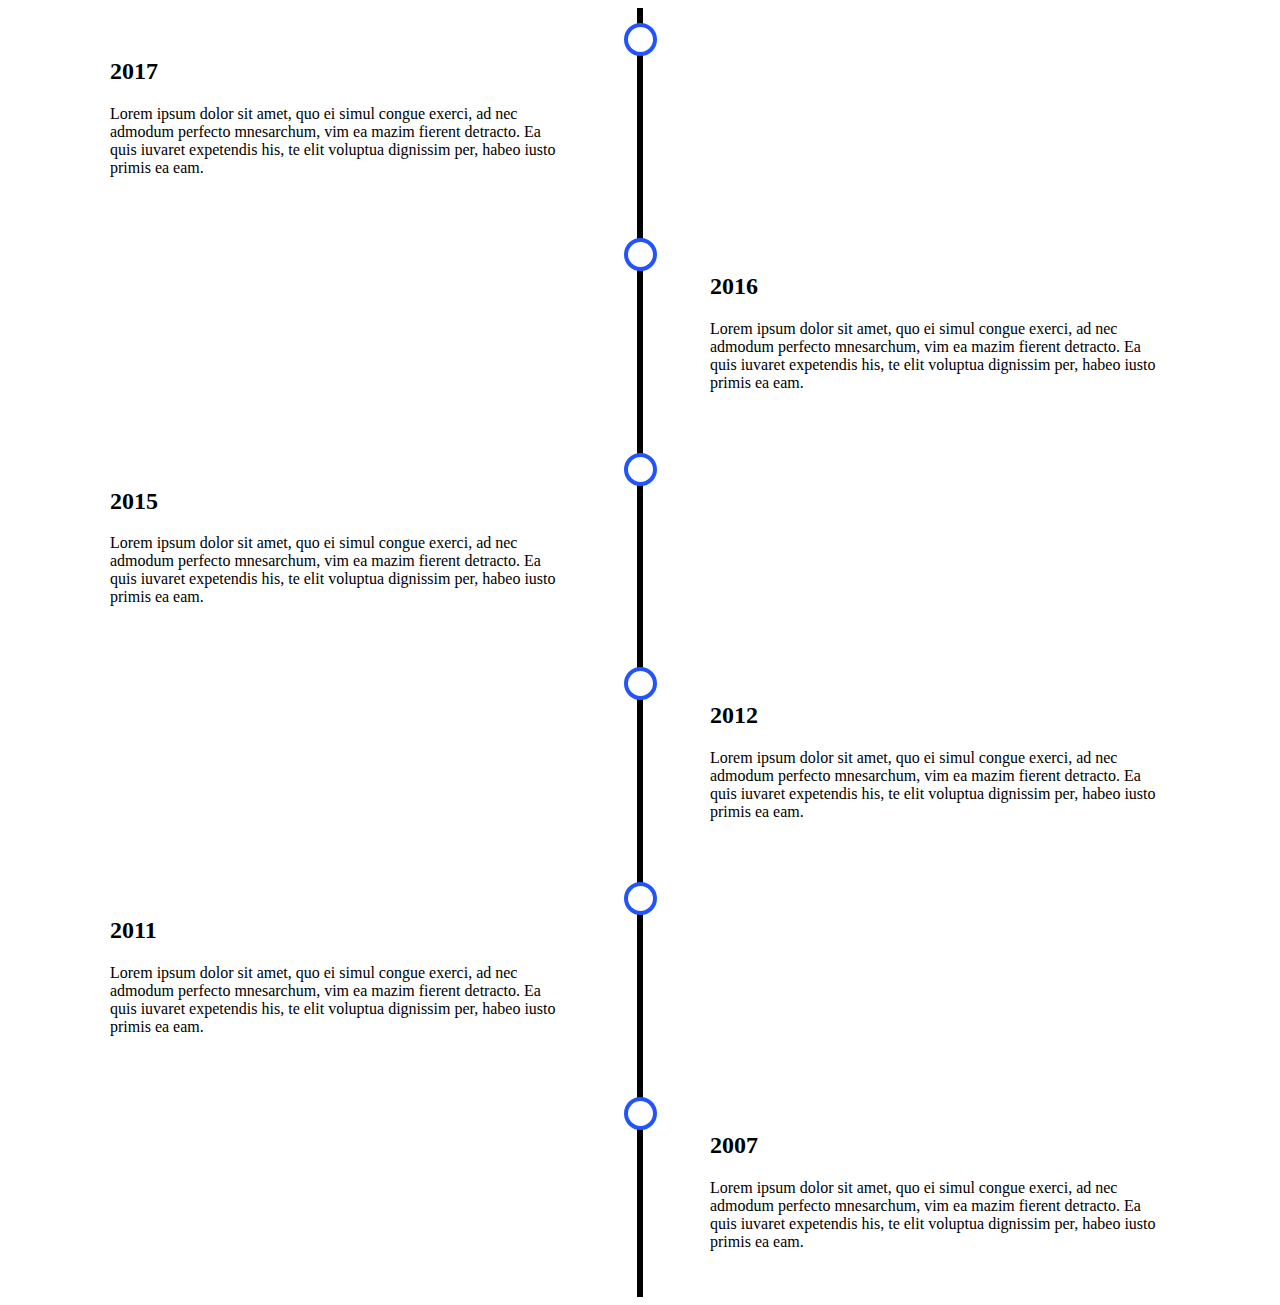
<file: tripexample.html>
<!DOCTYPE html>
<html lang="">
<head>
    <meta charset="utf-8">
    <meta name="viewport" content="width=device-width, initial-scale=1.0">
    <title></title>
    <link rel="stylesheet" href="">
<style>
* {
  box-sizing: border-box;
}

/* The actual timeline (the vertical ruler) */
.timeline {
  position: relative;
  max-width: 1200px;
  margin: 0 auto;
}

/* The actual timeline (the vertical ruler) */
.timeline::after {
  content: '';
  position: absolute;
  width: 6px;
  background-color: black;
  top: 0;
  bottom: 0;
  left: 50%;
  margin-left: -3px;
}

/* Container around content */
.container {
  padding: 10px 40px;
  position: relative;
  background-color: inherit;
  width: 50%;
}

/* The circles on the timeline */
.container::after {
  content: '';
  position: absolute;
  width: 25px;
  height: 25px;
  right: -17px;
  background-color: white;
  border: 4px solid #2254fd;
  top: 15px;
  border-radius: 50%;
  z-index: 1;
}

/* Place the container to the left */
.left {
  left: 0;
}

/* Place the container to the right */
.right {
  left: 50%;
}

/* Add arrows to the left container (pointing right) */
.left::before {
  content: " ";
  height: 0;
  position: absolute;
  top: 22px;
  width: 0;
  z-index: 1;
  right: 30px;
  border: medium solid white;
  border-width: 10px 0 10px 10px;
  border-color: transparent transparent transparent white;
}

/* Add arrows to the right container (pointing left) */
.right::before {
  content: " ";
  height: 0;
  position: absolute;
  top: 22px;
  width: 0;
  z-index: 1;
  left: 30px;
  border: medium solid white;
  border-width: 10px 10px 10px 0;
  border-color: transparent white transparent transparent;
}

/* Fix the circle for containers on the right side */
.right::after {
  left: -16px;
}

/* The actual content */
.content {
  padding: 20px 30px;
  background-color: white;
  position: relative;
  border-radius: 6px;
}

/* Media queries - Responsive timeline on screens less than 600px wide */
@media screen and (max-width: 600px) {
  /* Place the timelime to the left */
  .timeline::after {
  left: 31px;
  }
  
  /* Full-width containers */
  .container {
  width: 100%;
  padding-left: 70px;
  padding-right: 25px;
  }
  
  /* Make sure that all arrows are pointing leftwards */
  .container::before {
  left: 60px;
  border: medium solid white;
  border-width: 10px 10px 10px 0;
  border-color: transparent white transparent transparent;
  }

  /* Make sure all circles are at the same spot */
  .left::after, .right::after {
  left: 15px;
  }
  
  /* Make all right containers behave like the left ones */
  .right {
  left: 0%;
  }
}
</style>
</head>
<body>

<div class="timeline">
  <div class="container left">
    <div class="content">
      <h2>2017</h2>
      <p>Lorem ipsum dolor sit amet, quo ei simul congue exerci, ad nec admodum perfecto mnesarchum, vim ea mazim fierent detracto. Ea quis iuvaret expetendis his, te elit voluptua dignissim per, habeo iusto primis ea eam.</p>
    </div>
  </div>
  <div class="container right">
    <div class="content">
      <h2>2016</h2>
      <p>Lorem ipsum dolor sit amet, quo ei simul congue exerci, ad nec admodum perfecto mnesarchum, vim ea mazim fierent detracto. Ea quis iuvaret expetendis his, te elit voluptua dignissim per, habeo iusto primis ea eam.</p>
    </div>
  </div>
  <div class="container left">
    <div class="content">
      <h2>2015</h2>
      <p>Lorem ipsum dolor sit amet, quo ei simul congue exerci, ad nec admodum perfecto mnesarchum, vim ea mazim fierent detracto. Ea quis iuvaret expetendis his, te elit voluptua dignissim per, habeo iusto primis ea eam.</p>
    </div>
  </div>
  <div class="container right">
    <div class="content">
      <h2>2012</h2>
      <p>Lorem ipsum dolor sit amet, quo ei simul congue exerci, ad nec admodum perfecto mnesarchum, vim ea mazim fierent detracto. Ea quis iuvaret expetendis his, te elit voluptua dignissim per, habeo iusto primis ea eam.</p>
    </div>
  </div>
  <div class="container left">
    <div class="content">
      <h2>2011</h2>
      <p>Lorem ipsum dolor sit amet, quo ei simul congue exerci, ad nec admodum perfecto mnesarchum, vim ea mazim fierent detracto. Ea quis iuvaret expetendis his, te elit voluptua dignissim per, habeo iusto primis ea eam.</p>
    </div>
  </div>
  <div class="container right">
    <div class="content">
      <h2>2007</h2>
      <p>Lorem ipsum dolor sit amet, quo ei simul congue exerci, ad nec admodum perfecto mnesarchum, vim ea mazim fierent detracto. Ea quis iuvaret expetendis his, te elit voluptua dignissim per, habeo iusto primis ea eam.</p>
    </div>
  </div>
</div>

    <script src=""></script>
</body>
</html>
</file>
